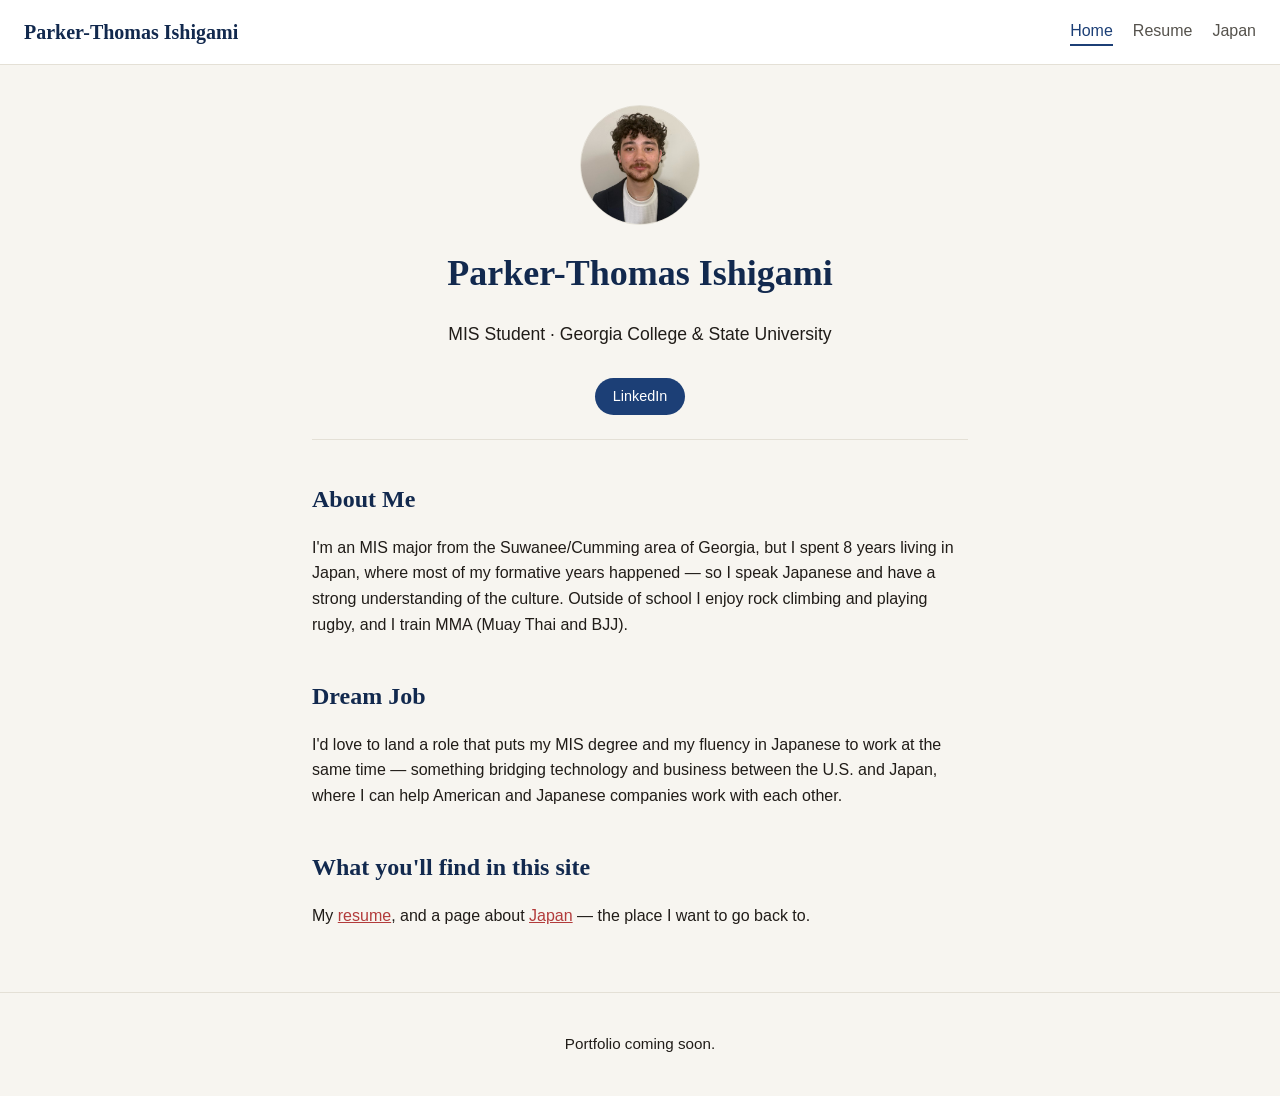
<file: public/index.html>
<!doctype html>
<html lang="en">
<head>
  <meta charset="utf-8">
  <meta name="viewport" content="width=device-width, initial-scale=1">
  <title>Parker-Thomas Ishigami</title>
  <link rel="stylesheet" href="styles.css">
</head>
<body>
  <header class="site-header">
    <a class="brand" href="index.html">Parker-Thomas Ishigami</a>
    <nav>
      <a href="index.html" class="active">Home</a>
      <a href="resume.html">Resume</a>
      <a href="japan.html">Japan</a>
    </nav>
  </header>

  <main>
    <section class="hero">
      <img class="photo" src="img/parker.jpg" alt="Parker-Thomas Ishigami">
      <h1>Parker-Thomas Ishigami</h1>
      <p class="lede">MIS Student &middot; Georgia College &amp; State University</p>
      <a class="linkedin" href="https://www.linkedin.com/in/parker-thomas-ishigami-672a04324/" target="_blank" rel="noopener">LinkedIn</a>
    </section>

    <section>
      <h2>About Me</h2>
      <p>
        I'm an MIS major from the Suwanee/Cumming area of Georgia, but I spent 8 years living in
        Japan, where most of my formative years happened — so I speak Japanese and have a strong
        understanding of the culture. Outside of school I enjoy rock climbing and playing rugby, and
        I train MMA (Muay Thai and BJJ).
      </p>
    </section>

    <section>
      <h2>Dream Job</h2>
      <p>
        I'd love to land a role that puts my MIS degree and my fluency in Japanese to work at the
        same time — something bridging technology and business between the U.S. and Japan, where I
        can help American and Japanese companies work with each other.
      </p>
    </section>

    <section>
      <h2>What you'll find in this site</h2>
      <p>
        My <a href="resume.html">resume</a>, and a page about
        <a href="japan.html">Japan</a> — the place I want to go back to.
      </p>
    </section>
  </main>

  <footer class="site-footer">
    <p>Portfolio coming soon.</p>
  </footer>
</body>
</html>
</file>
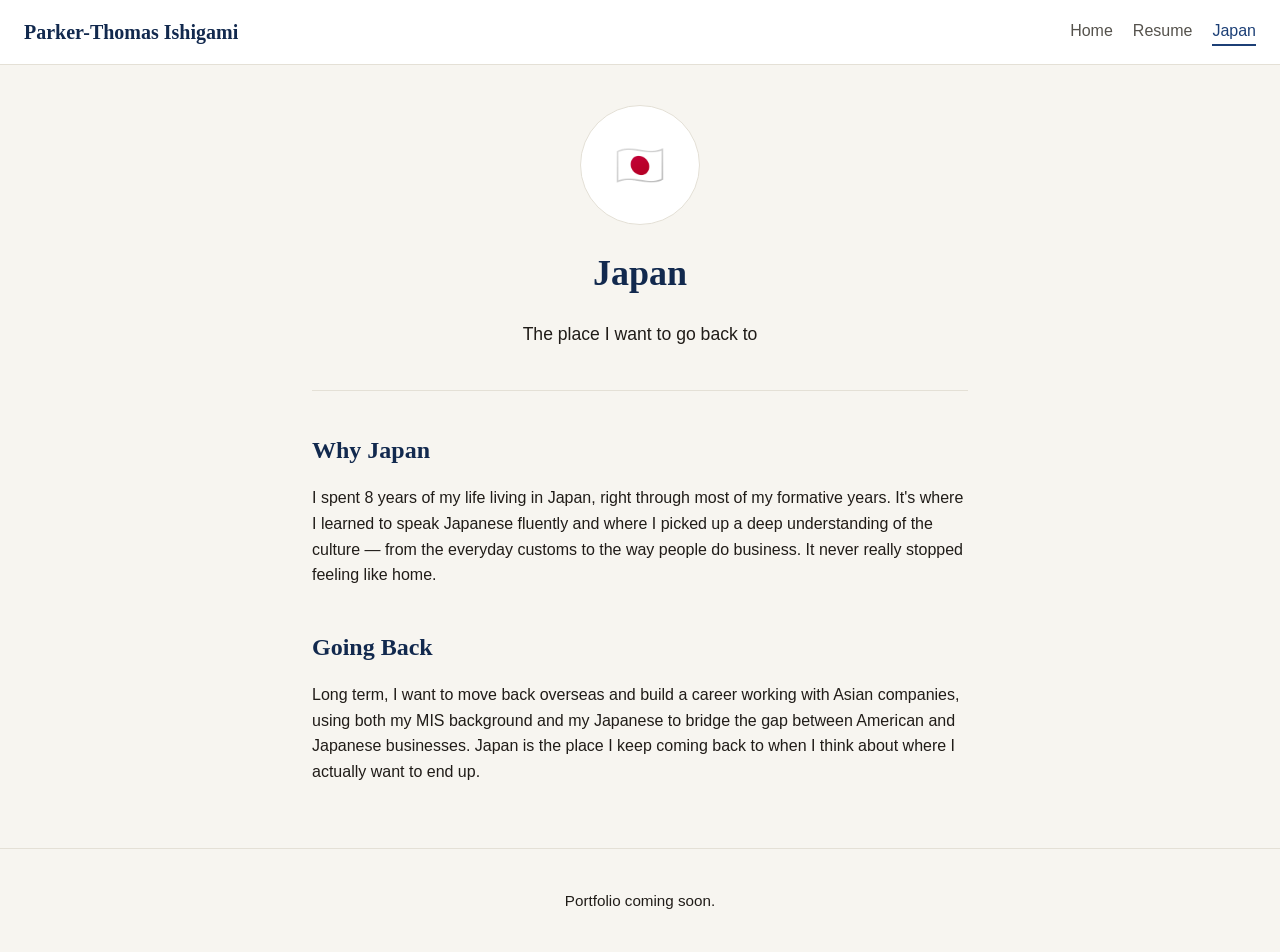
<file: public/japan.html>
<!doctype html>
<html lang="en">
<head>
  <meta charset="utf-8">
  <meta name="viewport" content="width=device-width, initial-scale=1">
  <title>Japan · Parker-Thomas Ishigami</title>
  <link rel="stylesheet" href="styles.css">
</head>
<body>
  <header class="site-header">
    <a class="brand" href="index.html">Parker-Thomas Ishigami</a>
    <nav>
      <a href="index.html">Home</a>
      <a href="resume.html">Resume</a>
      <a href="japan.html" class="active">Japan</a>
    </nav>
  </header>

  <main>
    <section class="hero">
      <div class="photo-placeholder" aria-label="Photo coming soon">
        <span>🇯🇵</span>
      </div>
      <h1>Japan</h1>
      <p class="lede">The place I want to go back to</p>
    </section>

    <section>
      <h2>Why Japan</h2>
      <p>
        I spent 8 years of my life living in Japan, right through most of my formative years. It's
        where I learned to speak Japanese fluently and where I picked up a deep understanding of the
        culture — from the everyday customs to the way people do business. It never really stopped
        feeling like home.
      </p>
    </section>

    <section>
      <h2>Going Back</h2>
      <p>
        Long term, I want to move back overseas and build a career working with Asian companies,
        using both my MIS background and my Japanese to bridge the gap between American and Japanese
        businesses. Japan is the place I keep coming back to when I think about where I actually want
        to end up.
      </p>
    </section>
  </main>

  <footer class="site-footer">
    <p>Portfolio coming soon.</p>
  </footer>
</body>
</html>
</file>
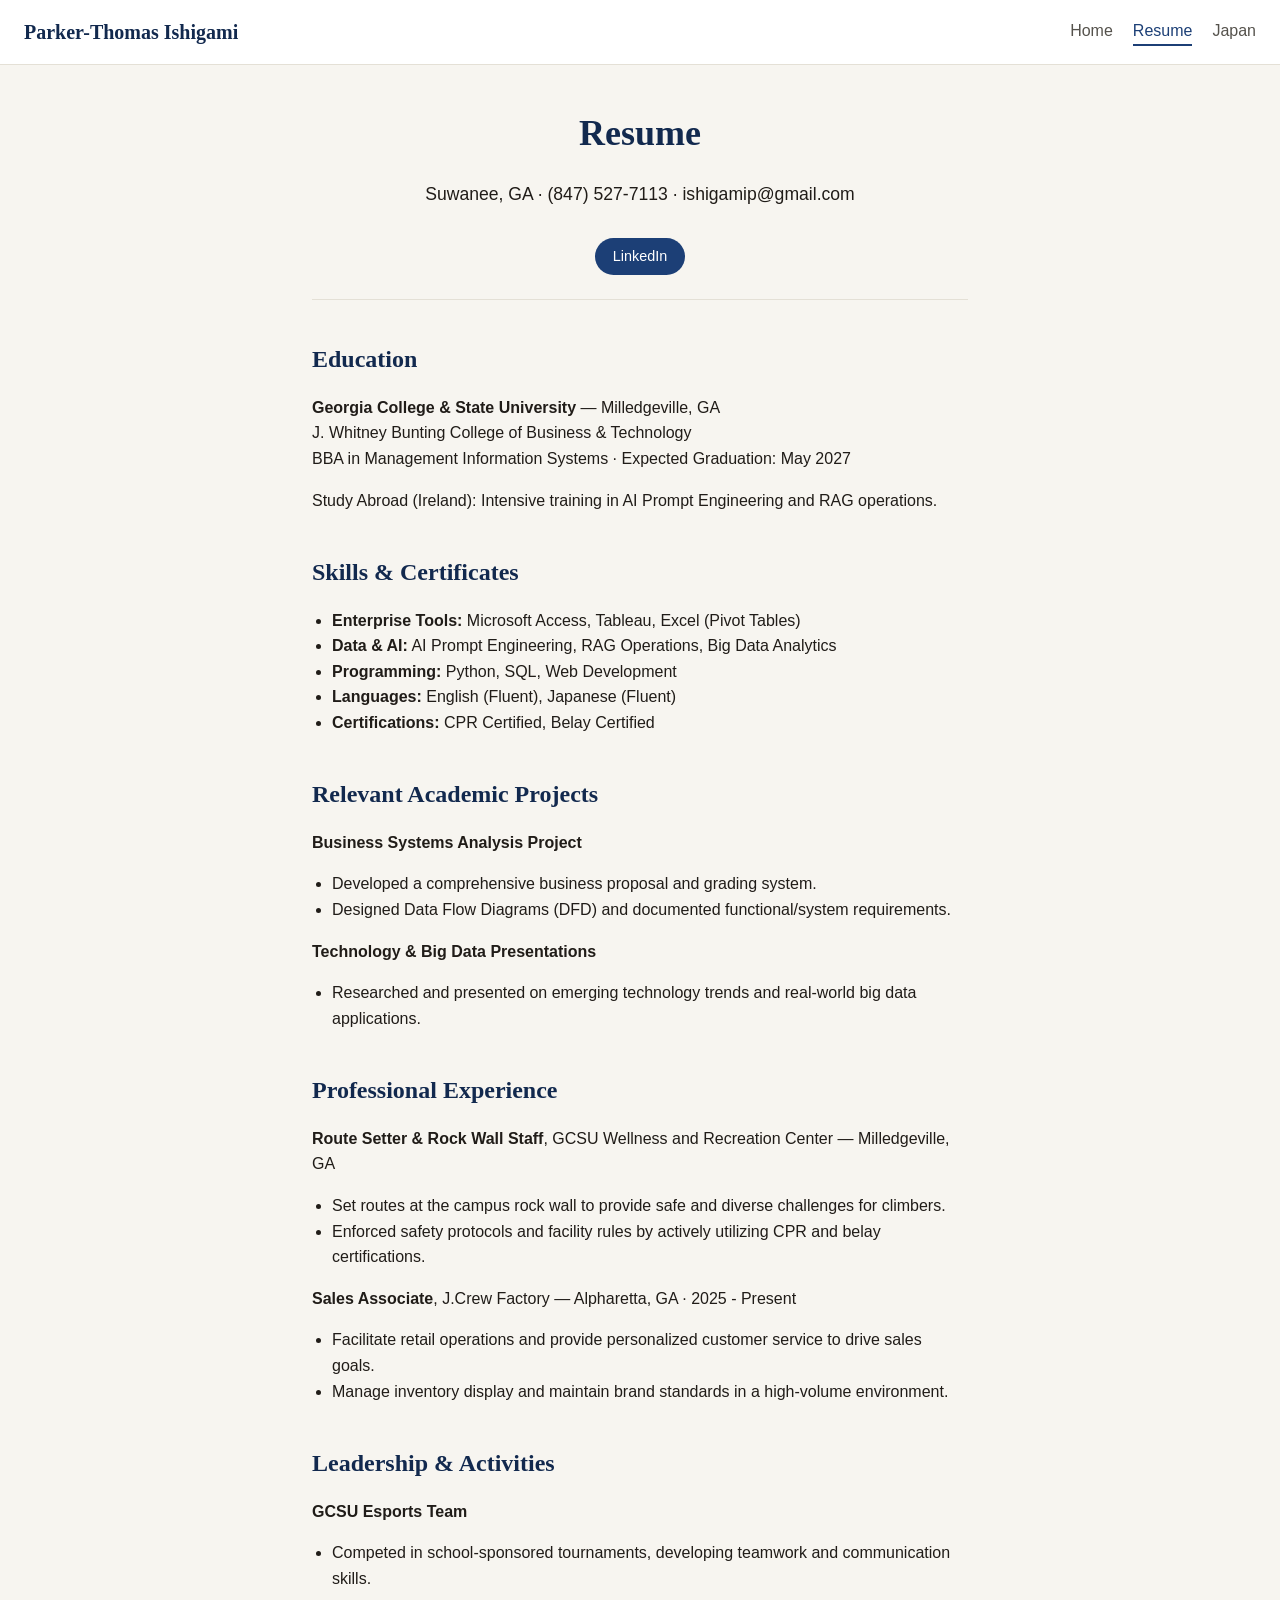
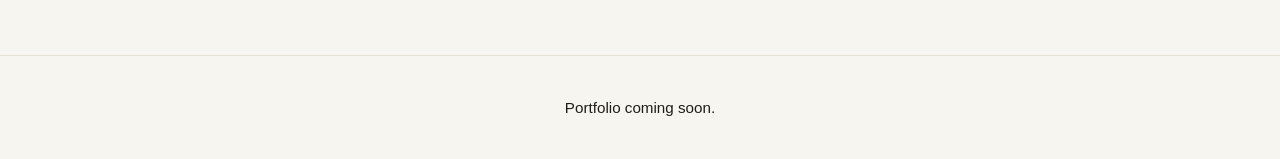
<file: public/resume.html>
<!doctype html>
<html lang="en">
<head>
  <meta charset="utf-8">
  <meta name="viewport" content="width=device-width, initial-scale=1">
  <title>Resume · Parker-Thomas Ishigami</title>
  <link rel="stylesheet" href="styles.css">
</head>
<body>
  <header class="site-header">
    <a class="brand" href="index.html">Parker-Thomas Ishigami</a>
    <nav>
      <a href="index.html">Home</a>
      <a href="resume.html" class="active">Resume</a>
      <a href="japan.html">Japan</a>
    </nav>
  </header>

  <main>
    <section class="hero">
      <h1>Resume</h1>
      <p class="lede">Suwanee, GA &middot; (847) 527-7113 &middot; ishigamip@gmail.com</p>
      <a class="linkedin" href="https://www.linkedin.com/in/parker-thomas-ishigami-672a04324/" target="_blank" rel="noopener">LinkedIn</a>
    </section>

    <section>
      <h2>Education</h2>
      <p>
        <strong>Georgia College &amp; State University</strong> — Milledgeville, GA<br>
        J. Whitney Bunting College of Business &amp; Technology<br>
        BBA in Management Information Systems &middot; Expected Graduation: May 2027
      </p>
      <p>Study Abroad (Ireland): Intensive training in AI Prompt Engineering and RAG operations.</p>
    </section>

    <section>
      <h2>Skills &amp; Certificates</h2>
      <ul>
        <li><strong>Enterprise Tools:</strong> Microsoft Access, Tableau, Excel (Pivot Tables)</li>
        <li><strong>Data &amp; AI:</strong> AI Prompt Engineering, RAG Operations, Big Data Analytics</li>
        <li><strong>Programming:</strong> Python, SQL, Web Development</li>
        <li><strong>Languages:</strong> English (Fluent), Japanese (Fluent)</li>
        <li><strong>Certifications:</strong> CPR Certified, Belay Certified</li>
      </ul>
    </section>

    <section>
      <h2>Relevant Academic Projects</h2>
      <p><strong>Business Systems Analysis Project</strong></p>
      <ul>
        <li>Developed a comprehensive business proposal and grading system.</li>
        <li>Designed Data Flow Diagrams (DFD) and documented functional/system requirements.</li>
      </ul>
      <p><strong>Technology &amp; Big Data Presentations</strong></p>
      <ul>
        <li>Researched and presented on emerging technology trends and real-world big data applications.</li>
      </ul>
    </section>

    <section>
      <h2>Professional Experience</h2>
      <p><strong>Route Setter &amp; Rock Wall Staff</strong>, GCSU Wellness and Recreation Center — Milledgeville, GA</p>
      <ul>
        <li>Set routes at the campus rock wall to provide safe and diverse challenges for climbers.</li>
        <li>Enforced safety protocols and facility rules by actively utilizing CPR and belay certifications.</li>
      </ul>
      <p><strong>Sales Associate</strong>, J.Crew Factory — Alpharetta, GA &middot; 2025 - Present</p>
      <ul>
        <li>Facilitate retail operations and provide personalized customer service to drive sales goals.</li>
        <li>Manage inventory display and maintain brand standards in a high-volume environment.</li>
      </ul>
    </section>

    <section>
      <h2>Leadership &amp; Activities</h2>
      <p><strong>GCSU Esports Team</strong></p>
      <ul>
        <li>Competed in school-sponsored tournaments, developing teamwork and communication skills.</li>
      </ul>
    </section>
  </main>

  <footer class="site-footer">
    <p>Portfolio coming soon.</p>
  </footer>
</body>
</html>
</file>
<file: public/styles.css>
:root {
  --brand: #1c3f76;        /* deep blue */
  --brand-dark: #12294e;
  --accent: #b23b3b;       /* red, nods to the Japan page */
  --text: #201c18;
  --muted: #55524c;
  --bg: #f7f5f0;
  --card: #ffffff;
  --border: #e4e0d6;
}

html {
  box-sizing: border-box;
}
*, *::before, *::after {
  box-sizing: inherit;
}

body {
  margin: 0;
  font-family: -apple-system, BlinkMacSystemFont, "Segoe UI", Roboto,
               "Helvetica Neue", Arial, sans-serif;
  line-height: 1.6;
  color: var(--text);
  background: var(--bg);
}

/* Header + nav */
.site-header {
  border-bottom: 1px solid var(--border);
  background: var(--card);
  padding: 1rem 1.5rem;
  display: flex;
  flex-wrap: wrap;
  align-items: center;
  justify-content: space-between;
  gap: 1rem;
}

.brand {
  font-family: Georgia, "Times New Roman", serif;
  font-size: 1.25rem;
  font-weight: 700;
  color: var(--brand-dark);
  text-decoration: none;
}

.site-header nav {
  display: flex;
  flex-wrap: wrap;
  gap: 1.25rem;
}

.site-header nav a {
  color: var(--muted);
  text-decoration: none;
  font-weight: 500;
}

.site-header nav a:hover,
.site-header nav a.active {
  color: var(--brand);
  border-bottom: 2px solid var(--brand);
}

/* Main content */
main {
  max-width: 44rem;
  margin: 0 auto;
  padding: 2.5rem 1.5rem 3rem;
}

.hero {
  border-bottom: 1px solid var(--border);
  padding-bottom: 1.5rem;
  margin-bottom: 2rem;
  text-align: center;
}

.photo-placeholder {
  display: flex;
  align-items: center;
  justify-content: center;
  width: 120px;
  height: 120px;
  margin: 0 auto 1.25rem;
  border-radius: 50%;
  background: var(--card);
  border: 1px solid var(--border);
  font-size: 2.5rem;
}

.photo {
  display: block;
  width: 120px;
  height: 120px;
  margin: 0 auto 1.25rem;
  border-radius: 50%;
  border: 1px solid var(--border);
  object-fit: cover;
}

.linkedin {
  display: inline-block;
  margin-top: 0.75rem;
  padding: 0.45rem 1.1rem;
  border-radius: 999px;
  background: var(--brand);
  color: #fff;
  text-decoration: none;
  font-size: 0.9rem;
  font-weight: 500;
}

.linkedin:hover {
  color: #fff;
  opacity: 0.9;
}

section ul {
  color: var(--text);
  padding-left: 1.25rem;
}

h1 {
  font-family: Georgia, "Times New Roman", serif;
  font-size: 2.25rem;
  color: var(--brand-dark);
  margin: 0 0 0.75rem;
}

h2 {
  font-family: Georgia, "Times New Roman", serif;
  color: var(--brand-dark);
  margin-top: 2.5rem;
  margin-bottom: 0.5rem;
}

.lede {
  font-size: 1.1rem;
  color: var(--text);
}

p {
  color: var(--text);
}

a {
  color: var(--accent);
}

a:hover {
  color: var(--brand);
}

/* Footer */
.site-footer {
  border-top: 1px solid var(--border);
  padding: 1.5rem;
  text-align: center;
  color: var(--muted);
  font-size: 0.95rem;
}

.site-footer a {
  color: var(--brand);
  text-decoration: none;
}

.site-footer a:hover {
  text-decoration: underline;
}
</file>
